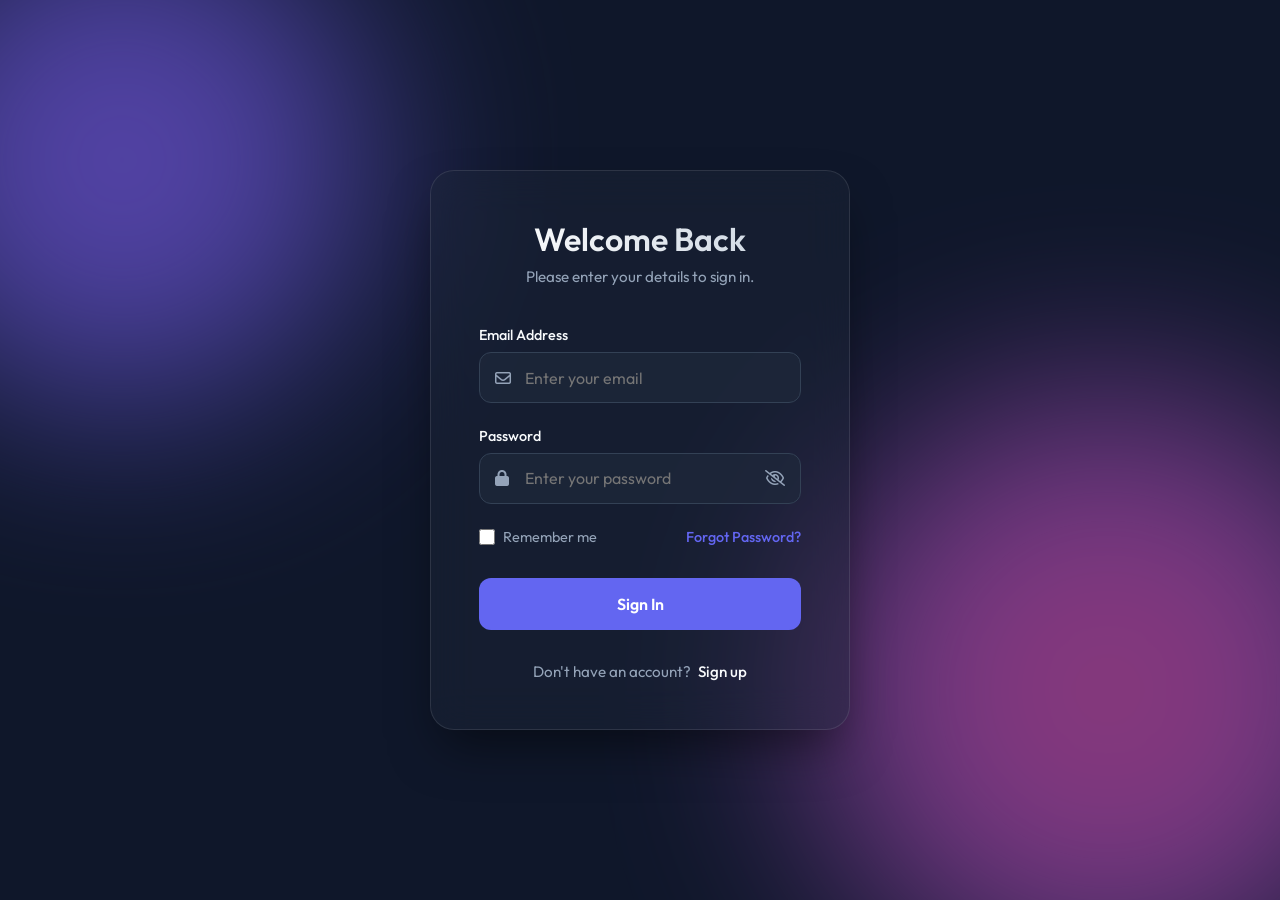
<file: index.html>
<!DOCTYPE html>
<html lang="en">

<head>
    <meta charset="UTF-8">
    <meta name="viewport" content="width=device-width, initial-scale=1.0">
    <title>Login - Welcome Back</title>
    <link rel="stylesheet" href="style.css">
    <link rel="preconnect" href="https://fonts.googleapis.com">
    <link rel="preconnect" href="https://fonts.gstatic.com" crossorigin>
    <link href="https://fonts.googleapis.com/css2?family=Outfit:wght@300;400;500;600&display=swap" rel="stylesheet">
    <link href="https://cdnjs.cloudflare.com/ajax/libs/font-awesome/6.0.0/css/all.min.css" rel="stylesheet">
</head>

<body>
    <div class="background">
        <div class="shape shape-1"></div>
        <div class="shape shape-2"></div>
    </div>

    <div class="login-container">
        <form class="login-form" id="loginForm">
            <div class="header">
                <h1>Welcome Back</h1>
                <p>Please enter your details to sign in.</p>
            </div>

            <div class="input-group">
                <label for="email">Email Address</label>
                <div class="input-wrapper">
                    <i class="fa-regular fa-envelope icon"></i>
                    <input type="email" id="email" placeholder="Enter your email" required>
                </div>
            </div>

            <div class="input-group">
                <label for="password">Password</label>
                <div class="input-wrapper">
                    <i class="fa-solid fa-lock icon"></i>
                    <input type="password" id="password" placeholder="Enter your password" required>
                    <i class="fa-regular fa-eye-slash toggle-password" id="togglePassword"></i>
                </div>
            </div>

            <div class="actions">
                <div class="checkbox-container">
                    <input type="checkbox" id="remember">
                    <label for="remember">Remember me</label>
                </div>
                <a href="#" class="forgot-pass">Forgot Password?</a>
            </div>

            <button type="submit" class="submit-btn" id="submitBtn">
                <span>Sign In</span>
                <div class="btn-bg"></div>
            </button>

            <div class="footer">
                <p>Don't have an account? <a href="index2.html">Sign up</a></p>
            </div>
        </form>
    </div>

    <script src="script.js"></script>
</body>

</html>
</file>
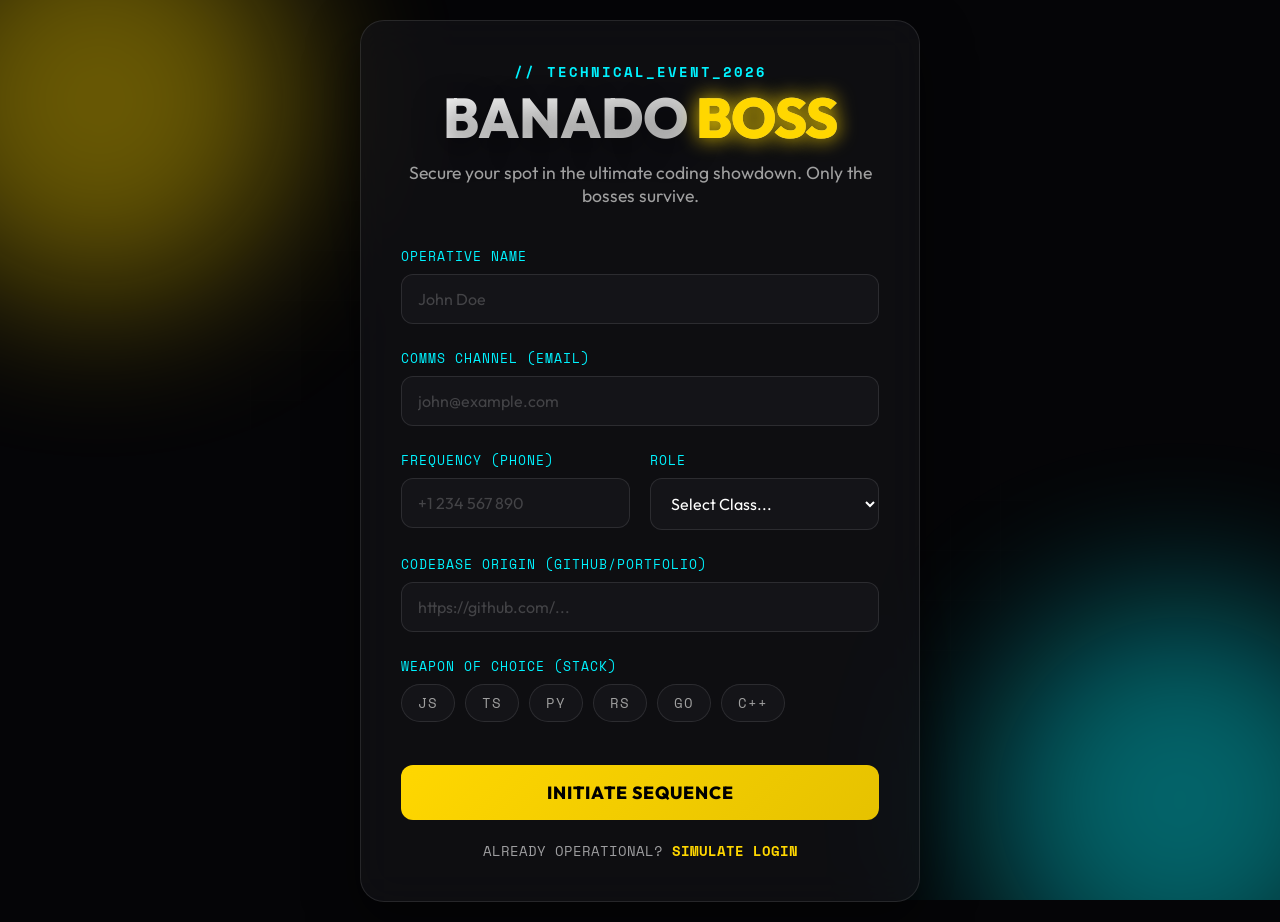
<file: index2.html>
<!DOCTYPE html>
<html lang="en">

<head>
    <meta charset="UTF-8">
    <meta name="viewport" content="width=device-width, initial-scale=1.0">
    <title>Banado Boss | Technical Event Registration</title>
    <link rel="preconnect" href="https://fonts.googleapis.com">
    <link rel="preconnect" href="https://fonts.gstatic.com" crossorigin>
    <link
        href="https://fonts.googleapis.com/css2?family=Outfit:wght@300;400;600;800&family=Space+Mono:ital,wght@0,400;0,700;1,400&display=swap"
        rel="stylesheet">
    <link rel="stylesheet" href="style2.css">
</head>

<body>
    <div class="background-effects">
        <div class="glow-orb orb-1"></div>
        <div class="glow-orb orb-2"></div>
        <div class="grid-overlay"></div>
    </div>

    <main class="main-container">
        <div class="card glass-panel">
            <header class="form-header">
                <h2 class="sub-title">// technical_event_2026</h2>
                <h1 class="main-title">BANADO <span class="highlight">BOSS</span></h1>
                <p class="description">Secure your spot in the ultimate coding showdown. Only the bosses survive.</p>
            </header>

            <form id="registrationForm" class="registration-form">
                <div class="form-group slide-in" style="--delay: 100ms">
                    <label for="fullname">Operative Name</label>
                    <input type="text" id="fullname" name="fullname" placeholder="John Doe" required autocomplete="off">
                    <span class="focus-border"></span>
                </div>

                <div class="form-group slide-in" style="--delay: 200ms">
                    <label for="email">Comms Channel (Email)</label>
                    <input type="email" id="email" name="email" placeholder="john@example.com" required
                        autocomplete="off">
                    <span class="focus-border"></span>
                </div>

                <div class="form-row slide-in" style="--delay: 300ms">
                    <div class="form-group">
                        <label for="phone">Frequency (Phone)</label>
                        <input type="tel" id="phone" name="phone" placeholder="+1 234 567 890" required>
                        <span class="focus-border"></span>
                    </div>
                    <div class="form-group">
                        <label for="role">Role</label>
                        <select id="role" name="role" required>
                            <option value="" disabled selected>Select Class...</option>
                            <option value="frontend">Frontend Ninja</option>
                            <option value="backend">Backend Architect</option>
                            <option value="fullstack">Fullstack Overlord</option>
                            <option value="ai-ml">AI/ML Visionary</option>
                            <option value="cybersec">CyberSec Phantom</option>
                        </select>
                        <span class="focus-border"></span>
                    </div>
                </div>

                <div class="form-group slide-in" style="--delay: 400ms">
                    <label for="github">Codebase Origin (GitHub/Portfolio)</label>
                    <input type="url" id="github" name="github" placeholder="https://github.com/..." required>
                    <span class="focus-border"></span>
                </div>

                <div class="form-group slide-in" style="--delay: 500ms">
                    <label>Weapon of Choice (Stack)</label>
                    <div class="tech-stack-selector">
                        <label class="tech-checkbox-label">
                            <input type="checkbox" name="stack" value="JS">
                            <span class="tech-badge">JS</span>
                        </label>
                        <label class="tech-checkbox-label">
                            <input type="checkbox" name="stack" value="TS">
                            <span class="tech-badge">TS</span>
                        </label>
                        <label class="tech-checkbox-label">
                            <input type="checkbox" name="stack" value="Python">
                            <span class="tech-badge">PY</span>
                        </label>
                        <label class="tech-checkbox-label">
                            <input type="checkbox" name="stack" value="Rust">
                            <span class="tech-badge">RS</span>
                        </label>
                        <label class="tech-checkbox-label">
                            <input type="checkbox" name="stack" value="Go">
                            <span class="tech-badge">GO</span>
                        </label>
                        <label class="tech-checkbox-label">
                            <input type="checkbox" name="stack" value="C++">
                            <span class="tech-badge">C++</span>
                        </label>
                    </div>
                </div>

                <div class="form-actions slide-in" style="--delay: 600ms">
                    <button type="submit" class="cta-button">
                        <span class="btn-text">INITIATE SEQUENCE</span>
                        <div class="btn-glitch"></div>
                    </button>
                </div>

                <div class="form-footer slide-in" style="--delay: 700ms; text-align: center; margin-top: 20px;">
                    <p style="color: rgba(255,255,255,0.6); font-family: 'Space Mono', monospace; font-size: 0.9rem;">
                        ALREADY OPERATIONAL? <a href="index.html"
                            style="color: #FFD700; text-decoration: none; text-transform: uppercase; font-weight: bold; border-bottom: 1px solid transparent; transition: all 0.3s;">Simulate
                            Login</a>
                    </p>
                </div>
            </form>

            <div id="successMessage" class="success-message hidden">
                <div class="success-icon">
                    <svg viewBox="0 0 24 24" fill="none" stroke="currentColor" stroke-width="2">
                        <path d="M22 11.08V12a10 10 0 1 1-5.93-9.14"></path>
                        <polyline points="22 4 12 14.01 9 11.01"></polyline>
                    </svg>
                </div>
                <h3>ACCESS GRANTED</h3>
                <p>Welcome to the protocol, Agent <span id="userNameDisplay"></span>.</p>
                <p class="small">Check your comms for the briefing.</p>
                <div style="display: flex; gap: 10px; justify-content: center; margin-top: 20px;">
                    <button id="resetBtn" class="secondary-button">New Operative</button>
                    <a href="index.html" class="secondary-button"
                        style="text-decoration: none; background: rgba(255, 215, 0, 0.1); color: #FFD700; border-color: #FFD700;">Proceed
                        to Login</a>
                </div>
            </div>
        </div>
    </main>

    <script src="script2.js"></script>
</body>

</html>
</file>
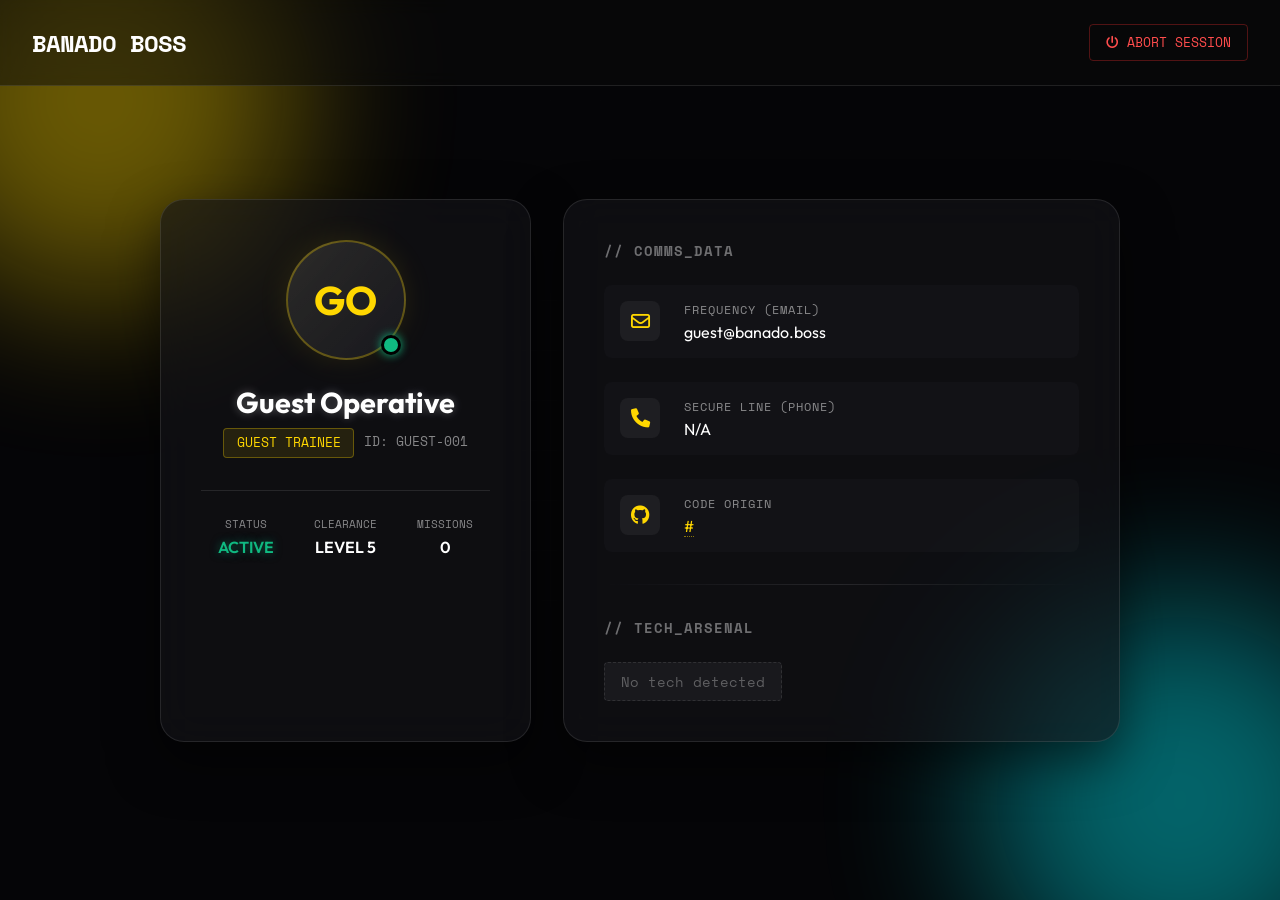
<file: profile.html>
<!DOCTYPE html>
<html lang="en">

<head>
    <meta charset="UTF-8">
    <meta name="viewport" content="width=device-width, initial-scale=1.0">
    <title>Agent Profile | Banado Boss</title>
    <link rel="preconnect" href="https://fonts.googleapis.com">
    <link rel="preconnect" href="https://fonts.gstatic.com" crossorigin>
    <link
        href="https://fonts.googleapis.com/css2?family=Outfit:wght@300;400;600;800&family=Space+Mono:ital,wght@0,400;0,700;1,400&display=swap"
        rel="stylesheet">
    <link href="https://cdnjs.cloudflare.com/ajax/libs/font-awesome/6.0.0/css/all.min.css" rel="stylesheet">
    <link rel="stylesheet" href="style2.css">
    <link rel="stylesheet" href="style-profile.css">
</head>

<body>
    <div class="background-effects">
        <div class="glow-orb orb-1"></div>
        <div class="glow-orb orb-2"></div>
        <div class="grid-overlay"></div>
    </div>

    <nav class="navbar">
        <div class="logo">BANADO <span class="highlight">BOSS</span></div>
        <button id="logoutBtn" class="logout-btn">
            <i class="fa-solid fa-power-off"></i> ABORT SESSION
        </button>
    </nav>

    <main class="main-container profile-container">
        <!-- Identity Card Section -->
        <div class="card glass-panel profile-card slide-in" style="--delay: 100ms">
            <div class="profile-header">
                <div class="avatar-container">
                    <div class="avatar" id="avatar">
                        <span id="avatarInitials">OP</span>
                    </div>
                    <div class="online-status"></div>
                </div>
                <div class="identity-info">
                    <h2 id="profileName" class="glitch-text">OPERATIVE NAME</h2>
                    <div class="badge-container">
                        <span id="profileRole" class="role-badge">UNKNOWN CLASS</span>
                        <span class="id-badge">ID: <span id="agentId">8473-X</span></span>
                    </div>
                </div>
            </div>

            <div class="stats-grid">
                <div class="stat-item">
                    <div class="stat-label">STATUS</div>
                    <div class="stat-value active">ACTIVE</div>
                </div>
                <div class="stat-item">
                    <div class="stat-label">CLEARANCE</div>
                    <div class="stat-value">LEVEL 5</div>
                </div>
                <div class="stat-item">
                    <div class="stat-label">MISSIONS</div>
                    <div class="stat-value">0</div>
                </div>
            </div>
        </div>

        <!-- Data Dossier Section -->
        <div class="card glass-panel details-card slide-in" style="--delay: 300ms">
            <h3 class="section-title">// COMMS_DATA</h3>

            <div class="detail-row">
                <div class="detail-icon"><i class="fa-regular fa-envelope"></i></div>
                <div class="detail-content">
                    <label>Frequency (Email)</label>
                    <div id="profileEmail" class="detail-value">---</div>
                </div>
            </div>

            <div class="detail-row">
                <div class="detail-icon"><i class="fa-solid fa-phone"></i></div>
                <div class="detail-content">
                    <label>Secure Line (Phone)</label>
                    <div id="profilePhone" class="detail-value">---</div>
                </div>
            </div>

            <div class="detail-row">
                <div class="detail-icon"><i class="fa-brands fa-github"></i></div>
                <div class="detail-content">
                    <label>Code Origin</label>
                    <a id="profileGithub" href="#" target="_blank" class="detail-link">---</a>
                </div>
            </div>

            <div class="divider"></div>

            <h3 class="section-title">// TECH_ARSENAL</h3>
            <div id="techStackContainer" class="tech-stack-display">
                <!-- Badges will be injected here -->
                <span class="tech-badge-display empty">No tech detected</span>
            </div>
        </div>
    </main>

    <script src="script-profile.js"></script>
</body>

</html>
</file>
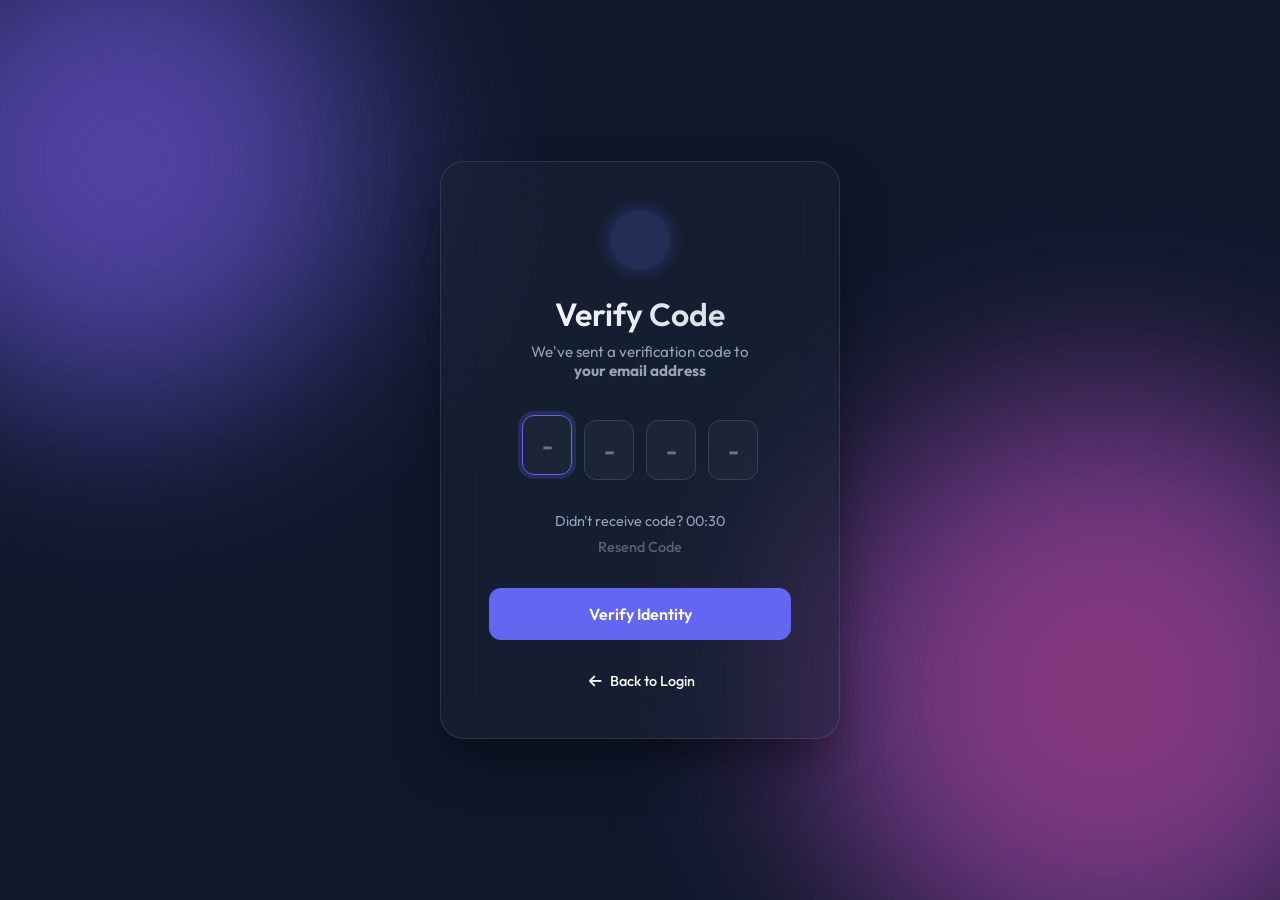
<file: verify.html>
<!DOCTYPE html>
<html lang="en">

<head>
    <meta charset="UTF-8">
    <meta name="viewport" content="width=device-width, initial-scale=1.0">
    <title>Verify Code - Security Check</title>
    <link rel="stylesheet" href="style.css">
    <link rel="preconnect" href="https://fonts.googleapis.com">
    <link rel="preconnect" href="https://fonts.gstatic.com" crossorigin>
    <link href="https://fonts.googleapis.com/css2?family=Outfit:wght@300;400;500;600&display=swap" rel="stylesheet">
    <link href="https://cdnjs.cloudflare.com/ajax/libs/font-awesome/6.0.0/css/all.min.css" rel="stylesheet">
</head>

<body>
    <div class="background">
        <div class="shape shape-1"></div>
        <div class="shape shape-2"></div>
    </div>

    <div class="login-container verify-container">
        <form class="login-form" id="verifyForm">
            <div class="header">
                <div class="icon-header">
                    <i class="fa-solid fa-shield-halved"></i>
                </div>
                <h1>Verify Code</h1>
                <p>We've sent a verification code to<br><strong>your email address</strong></p>
            </div>

            <div class="otp-inputs">
                <input type="text" maxlength="1" class="otp-field" placeholder="-" autofocus>
                <input type="text" maxlength="1" class="otp-field" placeholder="-">
                <input type="text" maxlength="1" class="otp-field" placeholder="-">
                <input type="text" maxlength="1" class="otp-field" placeholder="-">
            </div>

            <p class="resend-text">Didn't receive code? <span id="timer">00:30</span></p>
            <a href="#" class="resend-link disabled" id="resendLink">Resend Code</a>

            <button type="submit" class="submit-btn" id="verifyBtn">
                <span>Verify Identity</span>
                <div class="btn-bg"></div>
            </button>

            <div class="footer">
                <a href="index.html" class="back-link"><i class="fa-solid fa-arrow-left"></i> Back to Login</a>
            </div>
        </form>
    </div>

    <script src="script.js"></script>
</body>

</html>
</file>
<file: style.css>
:root {
    --primary-color: #6366f1;
    --primary-hover: #4f46e5;
    --bg-color: #0f172a;
    --text-color: #f8fafc;
    --text-muted: #94a3b8;
    --input-bg: rgba(30, 41, 59, 0.7);
    --input-border: #334155;
    --glass-bg: rgba(30, 41, 59, 0.4);
    --glass-border: rgba(255, 255, 255, 0.1);
    --font-family: 'Outfit', sans-serif;
}

* {
    margin: 0;
    padding: 0;
    box-sizing: border-box;
    font-family: var(--font-family);
}

body {
    background-color: var(--bg-color);
    color: var(--text-color);
    height: 100vh;
    display: flex;
    justify-content: center;
    align-items: center;
    overflow: hidden;
    position: relative;
}

/* Dynamic Background */
.background {
    position: absolute;
    top: 0;
    left: 0;
    width: 100%;
    height: 100%;
    z-index: -1;
    overflow: hidden;
}

.shape {
    position: absolute;
    filter: blur(100px);
    opacity: 0.6;
    animation: float 10s infinite alternate ease-in-out;
}

.shape-1 {
    top: -10%;
    left: -10%;
    width: 500px;
    height: 500px;
    background: radial-gradient(circle, #8b5cf6, #6366f1);
    border-radius: 50%;
}

.shape-2 {
    bottom: -10%;
    right: -10%;
    width: 600px;
    height: 600px;
    background: radial-gradient(circle, #ec4899, #8b5cf6);
    border-radius: 50%;
    animation-delay: -5s;
}

@keyframes float {
    0% {
        transform: translate(0, 0) scale(1);
    }

    100% {
        transform: translate(50px, 50px) scale(1.1);
    }
}

/* Glassmorphism Card */
.login-container {
    background: var(--glass-bg);
    backdrop-filter: blur(20px);
    -webkit-backdrop-filter: blur(20px);
    border: 1px solid var(--glass-border);
    border-radius: 24px;
    padding: 3rem;
    width: 100%;
    max-width: 420px;
    box-shadow: 0 25px 50px -12px rgba(0, 0, 0, 0.5);
    margin: 1rem;
    position: relative;
}

.header {
    text-align: center;
    margin-bottom: 2.5rem;
}

.header h1 {
    font-size: 2rem;
    font-weight: 600;
    margin-bottom: 0.5rem;
    background: linear-gradient(to right, #fff, #cbd5e1);
    -webkit-background-clip: text;
    -webkit-text-fill-color: transparent;
}

.header p {
    color: var(--text-muted);
    font-size: 0.95rem;
}

/* Inputs */
.input-group {
    margin-bottom: 1.5rem;
}

.input-group label {
    display: block;
    font-size: 0.9rem;
    color: var(--text-color);
    margin-bottom: 0.5rem;
    font-weight: 500;
}

.input-wrapper {
    position: relative;
}

.input-wrapper .icon {
    position: absolute;
    left: 1rem;
    top: 50%;
    transform: translateY(-50%);
    color: var(--text-muted);
    pointer-events: none;
    transition: color 0.3s ease;
}

.input-wrapper input {
    width: 100%;
    padding: 0.9rem 1rem 0.9rem 2.8rem;
    background: var(--input-bg);
    border: 1px solid var(--input-border);
    border-radius: 12px;
    color: var(--text-color);
    font-size: 1rem;
    transition: all 0.3s ease;
    outline: none;
}

.input-wrapper input:focus {
    border-color: var(--primary-color);
    background: rgba(30, 41, 59, 0.9);
    box-shadow: 0 0 0 4px rgba(99, 102, 241, 0.2);
}

.input-wrapper input:focus+.icon {
    color: var(--primary-color);
}

.toggle-password {
    position: absolute;
    right: 1rem;
    top: 50%;
    transform: translateY(-50%);
    color: var(--text-muted);
    cursor: pointer;
    transition: color 0.3s ease;
}

.toggle-password:hover {
    color: var(--text-color);
}

/* Actions */
.actions {
    display: flex;
    justify-content: space-between;
    align-items: center;
    margin-bottom: 2rem;
    font-size: 0.9rem;
}

.checkbox-container {
    display: flex;
    align-items: center;
    gap: 0.5rem;
    cursor: pointer;
}

.checkbox-container input {
    accent-color: var(--primary-color);
    width: 16px;
    height: 16px;
    cursor: pointer;
}

.checkbox-container label {
    color: var(--text-muted);
    cursor: pointer;
    user-select: none;
}

.forgot-pass {
    color: var(--primary-color);
    text-decoration: none;
    font-weight: 500;
    transition: color 0.3s ease;
}

.forgot-pass:hover {
    color: var(--primary-hover);
}

/* Button */
.submit-btn {
    width: 100%;
    padding: 1rem;
    border: none;
    border-radius: 12px;
    background: var(--primary-color);
    color: white;
    font-size: 1rem;
    font-weight: 600;
    cursor: pointer;
    position: relative;
    overflow: hidden;
    transition: all 0.3s ease;
    z-index: 1;
}

.submit-btn .btn-bg {
    position: absolute;
    top: 0;
    left: 0;
    width: 0%;
    height: 100%;
    background: var(--primary-hover);
    transition: width 0.3s ease;
    z-index: -1;
}

.submit-btn:hover {
    transform: translateY(-2px);
    box-shadow: 0 10px 20px -5px rgba(99, 102, 241, 0.4);
}

.submit-btn:hover .btn-bg {
    width: 100%;
}

.submit-btn:active {
    transform: translateY(0);
}

/* Footer */
.footer {
    text-align: center;
    margin-top: 2rem;
    color: var(--text-muted);
    font-size: 0.95rem;
}

.footer a {
    color: var(--text-color);
    text-decoration: none;
    font-weight: 500;
    margin-left: 0.3rem;
    transition: color 0.3s ease;
}

.footer a:hover {
    color: var(--primary-color);
    text-decoration: underline;
}

/* Responsive */
@media (max-width: 480px) {
    .login-container {
        padding: 2rem;
    }
}

/* Verification Page Specifics */
.verify-container {
    max-width: 400px;
}

.icon-header {
    width: 60px;
    height: 60px;
    background: rgba(99, 102, 241, 0.2);
    border-radius: 50%;
    display: flex;
    justify-content: center;
    align-items: center;
    margin: 0 auto 1.5rem auto;
    color: var(--primary-color);
    font-size: 1.5rem;
    box-shadow: 0 0 20px rgba(99, 102, 241, 0.3);
}

.otp-inputs {
    display: flex;
    gap: 12px;
    justify-content: center;
    margin-bottom: 2rem;
}

.otp-field {
    width: 50px;
    height: 60px;
    border-radius: 12px;
    background: var(--input-bg);
    border: 1px solid var(--input-border);
    color: var(--text-color);
    font-size: 1.5rem;
    font-weight: 600;
    text-align: center;
    transition: all 0.3s ease;
    outline: none;
}

.otp-field:focus {
    border-color: var(--primary-color);
    box-shadow: 0 0 0 4px rgba(99, 102, 241, 0.2);
    transform: translateY(-5px);
}

.resend-text {
    text-align: center;
    font-size: 0.9rem;
    color: var(--text-muted);
    margin-bottom: 0.5rem;
}

.resend-link {
    display: block;
    text-align: center;
    color: var(--primary-color);
    text-decoration: none;
    font-size: 0.9rem;
    font-weight: 500;
    margin-bottom: 2rem;
    transition: all 0.3s ease;
}

.resend-link.disabled {
    color: var(--text-muted);
    pointer-events: none;
    opacity: 0.5;
}

.resend-link:not(.disabled):hover {
    color: var(--primary-hover);
    text-decoration: underline;
}

.back-link {
    color: var(--text-muted);
    text-decoration: none;
    font-size: 0.9rem;
    transition: color 0.3s ease;
    display: flex;
    align-items: center;
    justify-content: center;
    gap: 0.5rem;
}

.back-link:hover {
    color: var(--text-color);
}
</file>
<file: style2.css>
/* Global Reset & Core Variables */
:root {
    --bg-dark: #050507;
    --bg-card: rgba(20, 20, 25, 0.6);
    --primary: #FFD700; /* Cyber Yellow */
    --primary-dim: rgba(255, 215, 0, 0.2);
    --secondary: #00F3FF; /* Cyan */
    --text-main: #FFFFFF;
    --text-muted: #A0A0A0;
    --border-color: rgba(255, 255, 255, 0.1);
    --glass-blur: 20px;
    --font-heading: 'Outfit', sans-serif;
    --font-mono: 'Space Mono', monospace;
}

* {
    margin: 0;
    padding: 0;
    box-sizing: border-box;
}

body {
    background-color: var(--bg-dark);
    font-family: var(--font-heading);
    color: var(--text-main);
    min-height: 100vh;
    display: flex;
    justify-content: center;
    align-items: center;
    overflow-x: hidden;
    position: relative;
}

/* Background Effects */
.background-effects {
    position: fixed;
    top: 0;
    left: 0;
    width: 100%;
    height: 100%;
    z-index: -1;
    overflow: hidden;
}

.grid-overlay {
    position: absolute;
    inset: 0;
    background-image: 
        linear-gradient(var(--border-color) 1px, transparent 1px),
        linear-gradient(90deg, var(--border-color) 1px, transparent 1px);
    background-size: 50px 50px;
    opacity: 0.1;
    mask-image: radial-gradient(circle at center, black, transparent 80%);
}

.glow-orb {
    position: absolute;
    width: 400px;
    height: 400px;
    border-radius: 50%;
    filter: blur(80px);
    opacity: 0.4;
    animation: orbFloat 10s infinite alternate ease-in-out;
}

.orb-1 {
    background: var(--primary);
    top: -100px;
    left: -100px;
}

.orb-2 {
    background: var(--secondary);
    bottom: -100px;
    right: -100px;
    animation-delay: -5s;
}

@keyframes orbFloat {
    0% { transform: translate(0, 0) scale(1); }
    100% { transform: translate(50px, 50px) scale(1.1); }
}

/* Main Container */
.main-container {
    width: 100%;
    max-width: 600px;
    padding: 20px;
    perspective: 1000px;
}

.card {
    background: var(--bg-card);
    backdrop-filter: blur(var(--glass-blur));
    -webkit-backdrop-filter: blur(var(--glass-blur));
    border: 1px solid var(--border-color);
    border-radius: 24px;
    padding: 40px;
    box-shadow: 0 20px 50px rgba(0,0,0,0.5);
    position: relative;
    overflow: hidden;
    transition: transform 0.3s ease, box-shadow 0.3s ease;
}

.card:hover {
    box-shadow: 0 30px 60px rgba(0,0,0,0.7), 0 0 20px var(--primary-dim);
    border-color: rgba(255, 215, 0, 0.3);
}

/* Header */
.form-header {
    text-align: center;
    margin-bottom: 40px;
}

.sub-title {
    font-family: var(--font-mono);
    color: var(--secondary);
    font-size: 0.9rem;
    letter-spacing: 2px;
    margin-bottom: 8px;
    text-transform: uppercase;
}

.main-title {
    font-size: 3.5rem;
    font-weight: 800;
    line-height: 1;
    letter-spacing: -1px;
    background: linear-gradient(to right, #fff, #bbb);
    -webkit-background-clip: text;
    background-clip: text;
    color: transparent;
    text-shadow: 0 10px 30px rgba(0,0,0,0.5);
}

.main-title .highlight {
    color: var(--primary);
    background: none;
    -webkit-text-fill-color: var(--primary);
    text-shadow: 0 0 20px var(--primary);
}

.description {
    color: var(--text-muted);
    margin-top: 15px;
    font-size: 1.1rem;
}

/* Form Styles */
.form-group {
    margin-bottom: 25px;
    position: relative;
}

.form-row {
    display: grid;
    grid-template-columns: 1fr 1fr;
    gap: 20px;
}

label {
    display: block;
    font-family: var(--font-mono);
    font-size: 0.8rem;
    color: var(--secondary);
    margin-bottom: 8px;
    text-transform: uppercase;
    letter-spacing: 1px;
}

input, select {
    width: 100%;
    background: rgba(255, 255, 255, 0.03);
    border: 1px solid var(--border-color);
    border-radius: 12px;
    padding: 14px 16px;
    color: #fff;
    font-family: var(--font-heading);
    font-size: 1rem;
    transition: all 0.3s ease;
    outline: none;
}

input:focus, select:focus {
    background: rgba(255, 255, 255, 0.08);
    border-color: var(--primary);
    box-shadow: 0 0 15px var(--primary-dim);
}

input::placeholder {
    color: rgba(255, 255, 255, 0.2);
}

/* Tech Stack Selector */
.tech-stack-selector {
    display: flex;
    flex-wrap: wrap;
    gap: 10px;
}

.tech-checkbox-label {
    cursor: pointer;
}

.tech-checkbox-label input {
    display: none;
}

.tech-badge {
    display: inline-block;
    padding: 8px 16px;
    background: rgba(255, 255, 255, 0.03);
    border: 1px solid var(--border-color);
    border-radius: 50px;
    font-family: var(--font-mono);
    font-size: 0.85rem;
    color: var(--text-muted);
    transition: all 0.3s ease;
}

.tech-checkbox-label input:checked + .tech-badge {
    background: var(--primary);
    color: #000;
    border-color: var(--primary);
    box-shadow: 0 0 15px var(--primary);
    transform: translateY(-2px);
    font-weight: 700;
}

.tech-checkbox-label:hover .tech-badge {
    border-color: var(--text-muted);
}

/* Button */
.cta-button {
    width: 100%;
    padding: 16px;
    background: linear-gradient(135deg, var(--primary), #e6c200);
    border: none;
    border-radius: 12px;
    color: #000;
    font-family: var(--font-heading);
    font-weight: 800;
    font-size: 1.1rem;
    letter-spacing: 1px;
    cursor: pointer;
    text-transform: uppercase;
    transition: all 0.3s cubic-bezier(0.4, 0, 0.2, 1);
    position: relative; 
    overflow: hidden;
    margin-top: 10px;
}

.cta-button:hover {
    transform: translateY(-3px) scale(1.02);
    box-shadow: 0 10px 30px var(--primary-dim);
}

.cta-button:active {
    transform: translateY(-1px);
}

/* Animations */
.slide-in {
    opacity: 0;
    animation: slideUpFade 0.6s cubic-bezier(0.16, 1, 0.3, 1) forwards;
    animation-delay: var(--delay);
}

@keyframes slideUpFade {
    from {
        opacity: 0;
        transform: translateY(20px);
    }
    to {
        opacity: 1;
        transform: translateY(0);
    }
}

/* Validation Styles */
input:invalid:not(:placeholder-shown) {
    border-color: #ff4444;
}

/* Success Message */
.hidden {
    display: none;
}

.success-message {
    text-align: center;
    padding: 20px;
    animation: fadeIn 0.5s ease;
}

.success-icon {
    width: 80px;
    height: 80px;
    background: var(--primary);
    border-radius: 50%;
    display: flex;
    align-items: center;
    justify-content: center;
    margin: 0 auto 20px;
    color: #000;
    box-shadow: 0 0 30px var(--primary);
}

.success-icon svg {
    width: 40px;
    height: 40px;
}

.success-message h3 {
    font-size: 2rem;
    margin-bottom: 10px;
    color: var(--primary);
}

.secondary-button {
    margin-top: 30px;
    background: transparent;
    border: 1px solid var(--border-color);
    color: var(--text-muted);
    padding: 10px 20px;
    border-radius: 8px;
    cursor: pointer;
    font-family: var(--font-mono);
    transition: all 0.2s;
}

.secondary-button:hover {
    border-color: var(--text-main);
    color: var(--text-main);
}

@keyframes fadeIn {
    from { opacity: 0; transform: scale(0.9); }
    to { opacity: 1; transform: scale(1); }
}

/* Responsive */
@media (max-width: 600px) {
    .main-title {
        font-size: 2.5rem;
    }
    .form-row {
        grid-template-columns: 1fr;
    }
    .card {
        padding: 25px;
    }
}
</file>
<file: style-profile.css>
/* Inheriting variables/fonts from style2.css logic, 
   but defining specific profile overrides here */

.profile-container {
    display: grid;
    grid-template-columns: 1fr;
    gap: 2rem;
    max-width: 1000px;
    margin: 80px auto 40px;
    /* added top margin for navbar */
    padding: 0 20px;
}

@media (min-width: 768px) {
    .profile-container {
        grid-template-columns: 1fr 1.5fr;
    }
}

/* Navbar */
.navbar {
    position: fixed;
    top: 0;
    left: 0;
    width: 100%;
    padding: 1.5rem 2rem;
    display: flex;
    justify-content: space-between;
    align-items: center;
    z-index: 100;
    background: rgba(10, 10, 10, 0.5);
    backdrop-filter: blur(10px);
    border-bottom: 1px solid rgba(255, 255, 255, 0.1);
}

.logo {
    font-family: 'Space Mono', monospace;
    font-weight: 700;
    font-size: 1.5rem;
    color: #fff;
    letter-spacing: -1px;
}

.logout-btn {
    background: transparent;
    border: 1px solid rgba(255, 50, 50, 0.3);
    color: #ff4d4d;
    padding: 0.5rem 1rem;
    font-family: 'Space Mono', monospace;
    font-size: 0.8rem;
    cursor: pointer;
    transition: all 0.3s ease;
    border-radius: 4px;
}

.logout-btn:hover {
    background: rgba(255, 50, 50, 0.1);
    border-color: #ff4d4d;
    box-shadow: 0 0 10px rgba(255, 50, 50, 0.2);
}

/* Profile Card */
.profile-header {
    display: flex;
    flex-direction: column;
    align-items: center;
    text-align: center;
    margin-bottom: 2rem;
}

.avatar-container {
    position: relative;
    margin-bottom: 1.5rem;
}

.avatar {
    width: 120px;
    height: 120px;
    background: linear-gradient(135deg, rgba(255, 255, 255, 0.1), rgba(255, 255, 255, 0.05));
    border: 2px solid rgba(255, 215, 0, 0.3);
    border-radius: 50%;
    display: flex;
    align-items: center;
    justify-content: center;
    font-size: 2.5rem;
    font-weight: 700;
    color: #ffd700;
    box-shadow: 0 0 30px rgba(255, 215, 0, 0.1);
}

.online-status {
    position: absolute;
    bottom: 5px;
    right: 5px;
    width: 20px;
    height: 20px;
    background: #10b981;
    border: 3px solid #000;
    border-radius: 50%;
    box-shadow: 0 0 10px #10b981;
}

.identity-info h2 {
    font-size: 1.8rem;
    margin: 0 0 0.5rem 0;
    color: #fff;
    text-shadow: 0 0 10px rgba(255, 255, 255, 0.3);
}

.badge-container {
    display: flex;
    gap: 10px;
    justify-content: center;
    flex-wrap: wrap;
}

.role-badge {
    background: rgba(255, 215, 0, 0.1);
    color: #ffd700;
    padding: 0.3rem 0.8rem;
    font-size: 0.8rem;
    border-radius: 4px;
    border: 1px solid rgba(255, 215, 0, 0.3);
    font-family: 'Space Mono', monospace;
    text-transform: uppercase;
}

.id-badge {
    color: rgba(255, 255, 255, 0.5);
    font-family: 'Space Mono', monospace;
    font-size: 0.8rem;
    padding: 0.3rem 0;
}

.stats-grid {
    display: grid;
    grid-template-columns: 1fr 1fr 1fr;
    gap: 10px;
    border-top: 1px solid rgba(255, 255, 255, 0.1);
    padding-top: 1.5rem;
}

.stat-item {
    text-align: center;
}

.stat-label {
    font-size: 0.7rem;
    color: rgba(255, 255, 255, 0.5);
    margin-bottom: 5px;
    font-family: 'Space Mono', monospace;
}

.stat-value {
    font-size: 1rem;
    font-weight: 600;
    color: #fff;
}

.stat-value.active {
    color: #10b981;
    text-shadow: 0 0 10px rgba(16, 185, 129, 0.5);
}

/* Details Card */
.section-title {
    font-family: 'Space Mono', monospace;
    color: rgba(255, 255, 255, 0.4);
    font-size: 0.9rem;
    margin-bottom: 1.5rem;
    letter-spacing: 1px;
}

.detail-row {
    display: flex;
    align-items: center;
    gap: 1.5rem;
    margin-bottom: 1.5rem;
    padding: 1rem;
    background: rgba(255, 255, 255, 0.02);
    border-radius: 8px;
    transition: background 0.3s ease;
}

.detail-row:hover {
    background: rgba(255, 255, 255, 0.05);
}

.detail-icon {
    width: 40px;
    height: 40px;
    display: flex;
    align-items: center;
    justify-content: center;
    background: rgba(255, 255, 255, 0.05);
    border-radius: 8px;
    color: #ffd700;
    font-size: 1.2rem;
}

.detail-content label {
    display: block;
    font-size: 0.75rem;
    color: rgba(255, 255, 255, 0.5);
    margin-bottom: 4px;
}

.detail-value {
    color: #fff;
    font-size: 1rem;
    word-break: break-all;
}

.detail-link {
    color: #ffd700;
    text-decoration: none;
    border-bottom: 1px dotted rgba(255, 215, 0, 0.5);
    transition: all 0.3s;
}

.detail-link:hover {
    border-bottom-style: solid;
    text-shadow: 0 0 10px rgba(255, 215, 0, 0.3);
}

.divider {
    height: 1px;
    background: linear-gradient(90deg, transparent, rgba(255, 255, 255, 0.1), transparent);
    margin: 2rem 0;
}

.tech-stack-display {
    display: flex;
    flex-wrap: wrap;
    gap: 10px;
}

.tech-badge-display {
    padding: 0.5rem 1rem;
    background: rgba(255, 255, 255, 0.05);
    border: 1px solid rgba(255, 255, 255, 0.1);
    border-radius: 4px;
    color: #fff;
    font-family: 'Space Mono', monospace;
    font-size: 0.9rem;
    transition: all 0.3s;
}

.tech-badge-display:hover {
    background: rgba(255, 215, 0, 0.1);
    border-color: rgba(255, 215, 0, 0.3);
    transform: translateY(-2px);
    box-shadow: 0 5px 15px rgba(0, 0, 0, 0.2);
}

.tech-badge-display.empty {
    border-style: dashed;
    color: rgba(255, 255, 255, 0.3);
}
</file>
